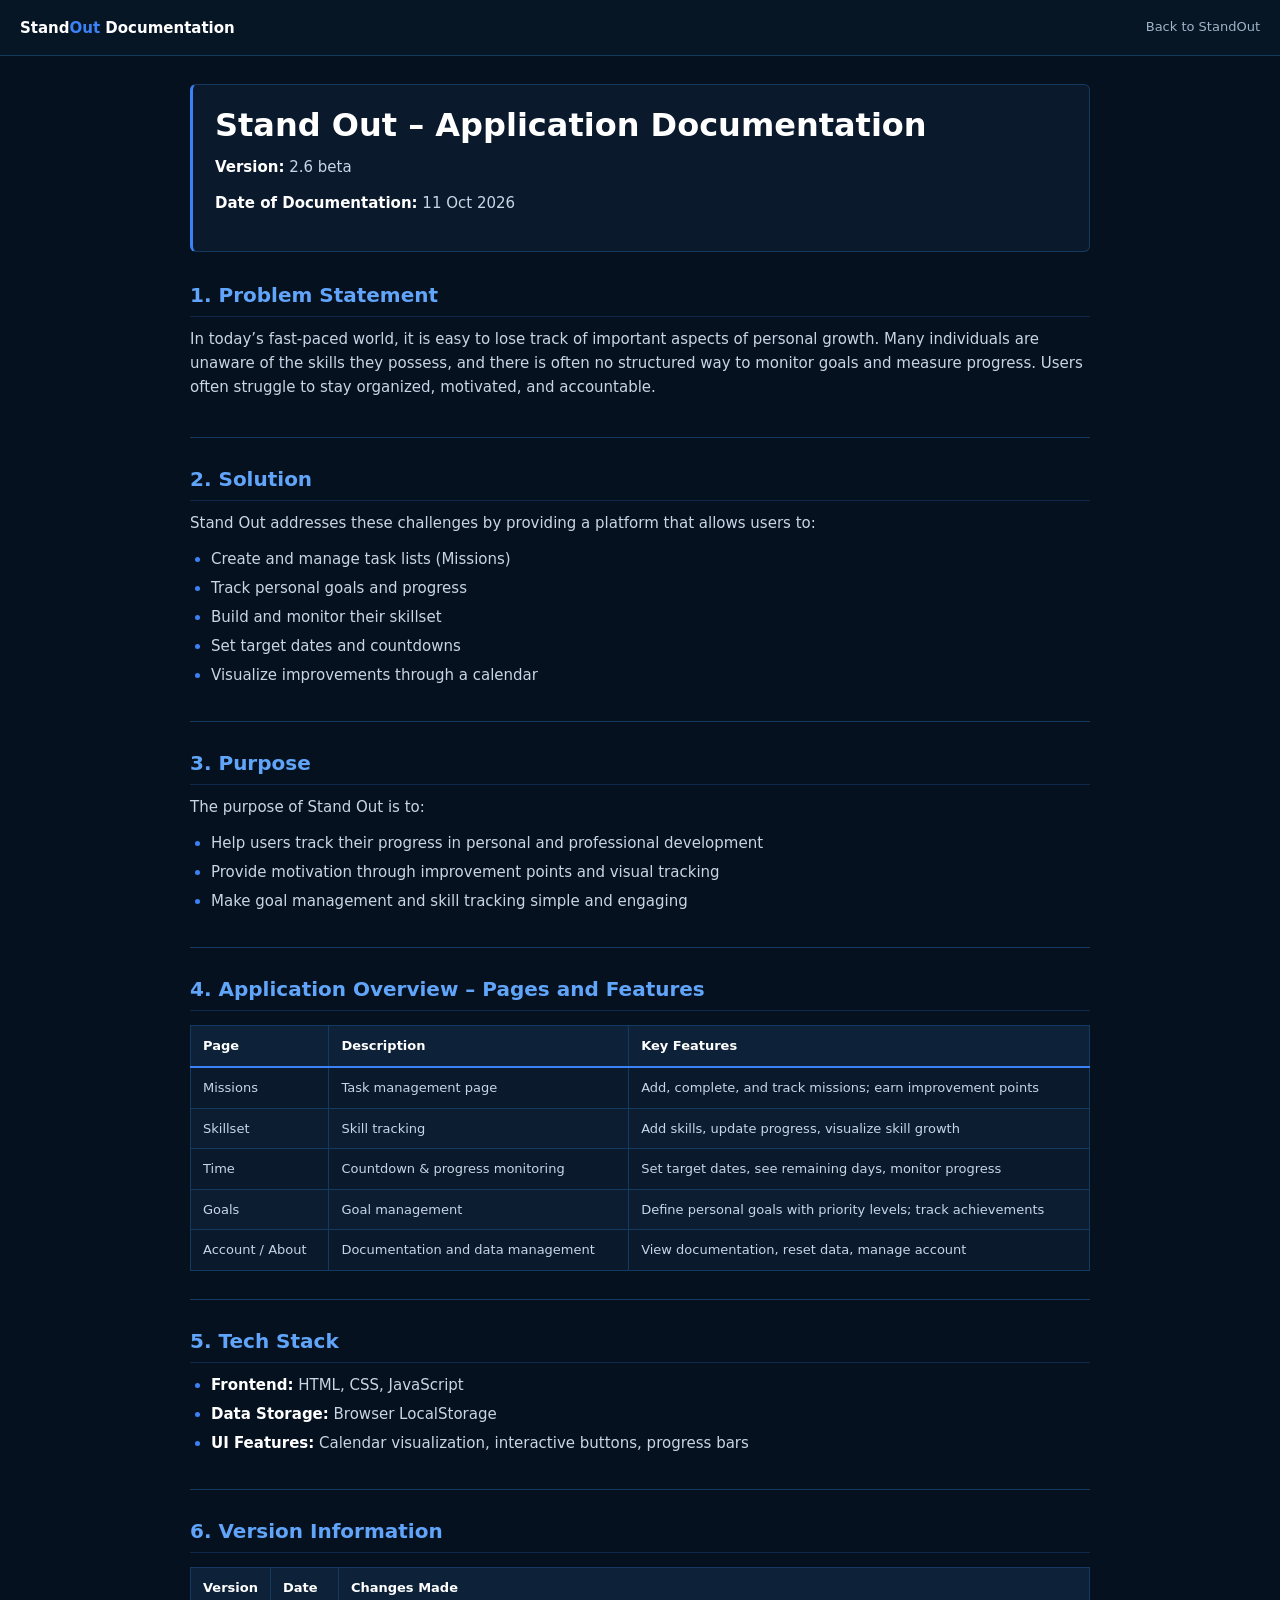
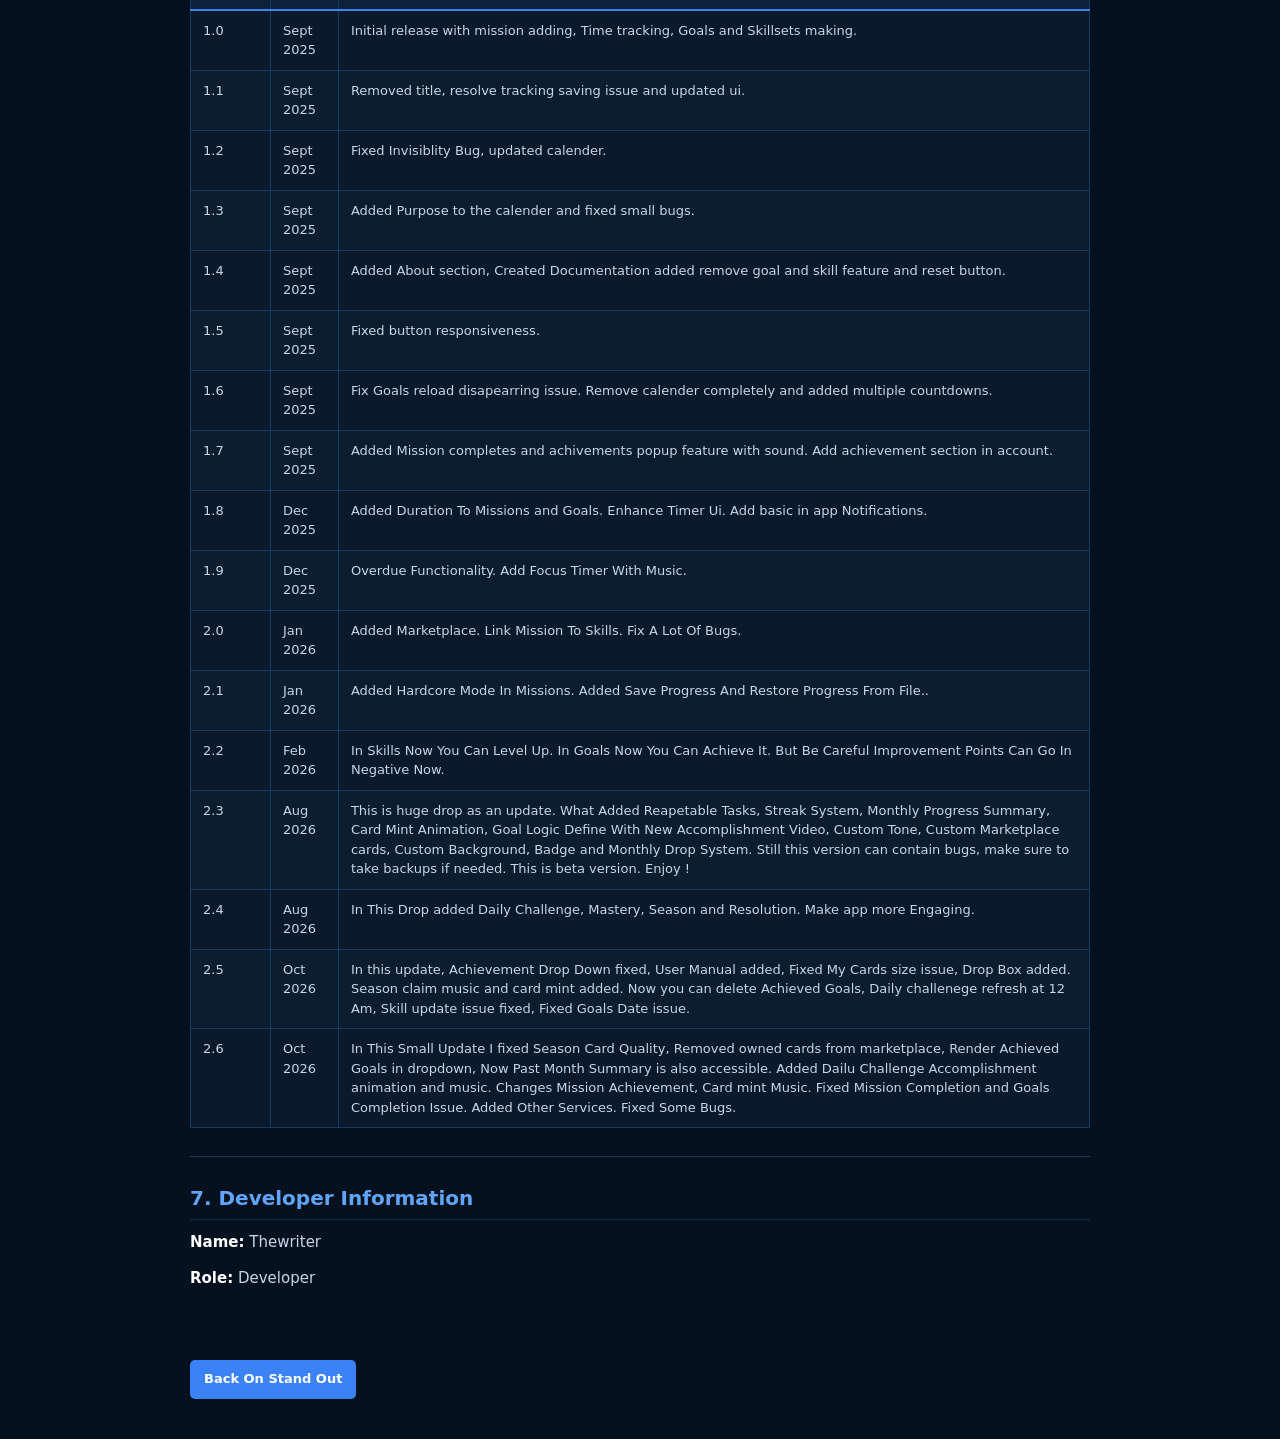
<file: documentation.html>
<!DOCTYPE html>
<html lang="en">

<head>
  <meta charset="UTF-8">
  <meta name="viewport" content="width=device-width, initial-scale=1.0">
  <title>Stand Out Documentation</title>

  <style>
    :root {
      --bg: #06111f;
      --surface: #0a192b;
      --surface-2: #0d2239;
      --border: #153a5f;
      --border-soft: rgba(59, 130, 246, .20);
      --text: #f5f9ff;
      --muted: #9fb4ca;
      --accent: #3b82f6;
      --accent-dark: #2563eb;
      --accent-soft: rgba(59, 130, 246, .10);
      --max-width: 900px;
    }

    * {
      box-sizing: border-box;
    }

    html {
      background: var(--bg);
      scroll-behavior: smooth;
    }

    body {
      margin: 0;
      padding: 0 0 40px;
      min-height: 100vh;
      background: var(--bg);
      color: var(--text);
      font-family: "Segoe UI", system-ui, -apple-system, sans-serif;
      font-size: 15px;
      line-height: 1.6;
    }

    .doc-nav {
      position: sticky;
      top: 0;
      z-index: 100;
      min-height: 56px;
      display: flex;
      align-items: center;
      justify-content: space-between;
      padding: 0 20px;
      background: #071625;
      border-bottom: 1px solid var(--border);
    }

    .doc-brand {
      color: #fff;
      font-size: 15px;
      font-weight: 600;
    }

    .doc-brand span {
      color: var(--accent);
    }

    .doc-nav a {
      color: var(--muted);
      font-size: 13px;
      text-decoration: none;
    }

    .doc-nav a:hover {
      color: #fff;
    }

    main {
      width: min(calc(100% - 32px), var(--max-width));
      margin: 0 auto;
      padding-top: 28px;
    }

    section {
      margin: 0 0 28px;
      padding: 0 0 26px;
      background: transparent;
      border: 0;
      border-bottom: 1px solid var(--border);
      border-radius: 0;
    }

    section:first-child {
      padding: 20px 22px 24px;
      background: var(--surface);
      border: 1px solid var(--border);
      border-left: 3px solid var(--accent);
      border-radius: 6px;
      margin-bottom: 30px;
    }

    section:last-of-type {
      border-bottom: 0;
    }

    h1,
    h2,
    h3,
    h4,
    h5,
    h6 {
      color: #fff;
      line-height: 1.3;
      letter-spacing: 0;
    }

    h1 {
      margin: 0 0 8px;
      font-size: 2rem;
      font-weight: 650;
      color: #fff;
    }

    h2 {
      margin: 0 0 10px;
      padding: 0 0 8px;
      font-size: 1.25rem;
      font-weight: 600;
      color: #60a5fa;
      border-bottom: 1px solid var(--border-soft);
    }

    h3 {
      font-size: 1.05rem;
    }

    p {
      margin: 6px 0 12px;
      color: #c7d6e6;
    }

    strong {
      color: #fff;
      font-weight: 600;
    }

    ul {
      margin: 8px 0;
      padding-left: 21px;
    }

    li {
      margin: 5px 0;
      color: #c7d6e6;
    }

    li::marker {
      color: var(--accent);
    }

    table {
      width: 100%;
      margin: 14px 0 2px;
      border-collapse: collapse;
      background: var(--surface);
      color: #c7d6e6;
      border: 1px solid var(--border);
    }

    th,
    td {
      padding: 10px 12px;
      text-align: left;
      vertical-align: top;
      border-right: 1px solid var(--border);
      border-bottom: 1px solid var(--border);
    }

    th:last-child,
    td:last-child {
      border-right: 0;
    }

    tr:last-child td {
      border-bottom: 0;
    }

    th {
      background: var(--surface-2);
      color: #fff;
      font-size: 13px;
      font-weight: 600;
      border-bottom: 2px solid var(--accent);
    }

    td {
      font-size: 13px;
      line-height: 1.5;
    }

    tr:nth-child(even) td {
      background: rgba(59, 130, 246, .035);
    }

    .button {
      display: inline-flex;
      align-items: center;
      justify-content: center;
      margin-top: 4px;
      padding: 9px 14px;
      background: var(--accent);
      border: 0;
      border-radius: 5px;
      color: #fff;
      font-size: 13px;
      font-weight: 600;
      text-decoration: none;
      cursor: pointer;
    }

    .button:hover {
      background: var(--accent-dark);
    }

    @media (max-width: 600px) {
      .doc-nav {
        padding: 0 14px;
      }

      main {
        width: min(calc(100% - 24px), var(--max-width));
        padding-top: 22px;
      }

      section {
        margin-bottom: 24px;
        padding-bottom: 22px;
      }

      section:first-child {
        padding: 18px 16px 20px;
      }

      h1 {
        font-size: 1.65rem;
      }

      h2 {
        font-size: 1.15rem;
      }

      table,
      thead,
      tbody,
      tr,
      th,
      td {
        display: block;
        width: 100%;
      }

      table {
        border: 0;
        background: transparent;
      }

      thead {
        position: absolute;
        width: 1px;
        height: 1px;
        overflow: hidden;
        clip: rect(0, 0, 0, 0);
      }

      tbody {
        display: block;
      }

      tr {
        margin-bottom: 10px;
        background: var(--surface);
        border: 1px solid var(--border);
      }

      tr:last-child {
        margin-bottom: 0;
      }

      td {
        display: grid;
        grid-template-columns: 88px minmax(0, 1fr);
        gap: 10px;
        padding: 9px 10px;
        border: 0;
        border-bottom: 1px solid var(--border);
        overflow-wrap: anywhere;
      }

      td:last-child {
        border-bottom: 0;
      }

     /* Default: Application Overview table */
table:not(.version-table) td:nth-child(1)::before {
    content: "Page";
    color: #60a5fa;
    font-weight: 600;
}

table:not(.version-table) td:nth-child(2)::before {
    content: "Description";
    color: #60a5fa;
    font-weight: 600;
}

table:not(.version-table) td:nth-child(3)::before {
    content: "Key Features";
    color: #60a5fa;
    font-weight: 600;
}

/* Version Information table */
.version-table td:nth-child(1)::before {
    content: "Version";
    color: #60a5fa;
    font-weight: 600;
}

.version-table td:nth-child(2)::before {
    content: "Date";
    color: #60a5fa;
    font-weight: 600;
}

.version-table td:nth-child(3)::before {
    content: "Changes Made";
    color: #60a5fa;
    font-weight: 600;
}

      .button {
        width: 100%;
      }
    }
  </style>

</head>

<body>
  <nav class="doc-nav">
    <div class="doc-brand">Stand<span>Out</span> Documentation</div>
    <a href="index.html">Back to StandOut</a>
  </nav>
  <main>

    <section>
      <h1>Stand Out – Application Documentation</h1>
      <p><strong>Version:</strong> 2.6 beta</p>
      <p><strong>Date of Documentation:</strong> 11 Oct 2026</p>
    </section>

    <section>
      <h2>1. Problem Statement</h2>
      <p>In today’s fast-paced world, it is easy to lose track of important aspects of personal growth. Many individuals
        are unaware of the skills they possess, and there is often no structured way to monitor goals and measure
        progress. Users often struggle to stay organized, motivated, and accountable.</p>
    </section>

    <section>
      <h2>2. Solution</h2>
      <p>Stand Out addresses these challenges by providing a platform that allows users to:</p>
      <ul>
        <li>Create and manage task lists (Missions)</li>
        <li>Track personal goals and progress</li>
        <li>Build and monitor their skillset</li>
        <li>Set target dates and countdowns</li>
        <li>Visualize improvements through a calendar</li>
      </ul>
    </section>

    <section>
      <h2>3. Purpose</h2>
      <p>The purpose of Stand Out is to:</p>
      <ul>
        <li>Help users track their progress in personal and professional development</li>
        <li>Provide motivation through improvement points and visual tracking</li>
        <li>Make goal management and skill tracking simple and engaging</li>
      </ul>
    </section>

    <section>
      <h2>4. Application Overview – Pages and Features</h2>
      <table>
        <thead>
          <tr>
            <th>Page</th>
            <th>Description</th>
            <th>Key Features</th>
          </tr>
        </thead>
        <tbody>
          <tr>
            <td>Missions</td>
            <td>Task management page</td>
            <td>Add, complete, and track missions; earn improvement points</td>
          </tr>
          <tr>
            <td>Skillset</td>
            <td>Skill tracking</td>
            <td>Add skills, update progress, visualize skill growth</td>
          </tr>
          <tr>
            <td>Time</td>
            <td>Countdown & progress monitoring</td>
            <td>Set target dates, see remaining days, monitor progress</td>
          </tr>
          <tr>
            <td>Goals</td>
            <td>Goal management</td>
            <td>Define personal goals with priority levels; track achievements</td>
          </tr>
          <tr>
            <td>Account / About</td>
            <td>Documentation and data management</td>
            <td>View documentation, reset data, manage account</td>
          </tr>
        </tbody>
      </table>
    </section>

    <section>
      <h2>5. Tech Stack</h2>
      <ul>
        <li><strong>Frontend:</strong> HTML, CSS, JavaScript</li>
        <li><strong>Data Storage:</strong> Browser LocalStorage</li>
        <li><strong>UI Features:</strong> Calendar visualization, interactive buttons, progress bars</li>
      </ul>
    </section>

    <section>
      <h2>6. Version Information</h2>
<table class="version-table">
        <thead>
          <tr>
            <th>Version</th>
            <th>Date</th>
            <th>Changes Made</th>
          </tr>
        </thead>
        <tbody>
          <tr>
            <td>1.0</td>
            <td>Sept 2025</td>
            <td>Initial release with mission adding, Time tracking, Goals and Skillsets making.</td>
          </tr>
          <tr>
            <td>1.1</td>
            <td>Sept 2025</td>
            <td>Removed title, resolve tracking saving issue and updated ui.</td>
          </tr>
          <tr>
            <td>1.2</td>
            <td>Sept 2025</td>
            <td>Fixed Invisiblity Bug, updated calender.</td>
          </tr>
          <tr>
            <td>1.3</td>
            <td>Sept 2025</td>
            <td>Added Purpose to the calender and fixed small bugs.</td>
          </tr>
          <tr>
            <td>1.4</td>
            <td>Sept 2025</td>
            <td>Added About section, Created Documentation added remove goal and skill feature and reset button.</td>
          </tr>
          <tr>
            <td>1.5</td>
            <td>Sept 2025</td>
            <td>Fixed button responsiveness.</td>
          </tr>
          <tr>
            <td>1.6</td>
            <td>Sept 2025</td>
            <td>Fix Goals reload disapearring issue. Remove calender completely and added multiple countdowns.</td>
          </tr>
          <tr>
            <td>1.7</td>
            <td>Sept 2025</td>
            <td>Added Mission completes and achivements popup feature with sound. Add achievement section in account.
            </td>
          </tr>
          <tr>
            <td>1.8</td>
            <td>Dec 2025</td>
            <td>Added Duration To Missions and Goals. Enhance Timer Ui. Add basic in app Notifications.</td>
          </tr>
          <tr>
            <td>1.9</td>
            <td>Dec 2025</td>
            <td>Overdue Functionality. Add Focus Timer With Music.</td>
          </tr>
          <tr>
            <td>2.0</td>
            <td>Jan 2026</td>
            <td>Added Marketplace. Link Mission To Skills. Fix A Lot Of Bugs.</td>
          </tr>
          <tr>
            <td>2.1</td>
            <td>Jan 2026</td>
            <td>Added Hardcore Mode In Missions. Added Save Progress And Restore Progress From File..</td>
          </tr>
          <tr>
            <td>2.2</td>
            <td>Feb 2026</td>
            <td>In Skills Now You Can Level Up. In Goals Now You Can Achieve It. But Be Careful Improvement Points Can
              Go In Negative Now.</td>
          </tr>
          <tr>
            <td>2.3</td>
            <td>Aug 2026</td>
            <td>This is huge drop as an update. What Added Reapetable Tasks, Streak System, Monthly Progress Summary,
              Card Mint Animation, Goal Logic Define With New Accomplishment Video, Custom Tone, Custom Marketplace
              cards, Custom Background, Badge and Monthly Drop System. Still this version can contain bugs, make sure to
              take backups if needed. This is beta version. Enjoy !</td>
          </tr>
          <td>2.4</td>
          <td>Aug 2026</td>
          <td>In This Drop added Daily Challenge, Mastery, Season and Resolution. Make app more Engaging.</tr>
          <td>2.5</td>
          <td>Oct 2026</td>
          <td>In this update, Achievement Drop Down fixed, User Manual added, Fixed My Cards size issue, Drop Box added.
            Season claim music and card mint added. Now you can delete Achieved Goals, Daily challenege refresh at 12
            Am, Skill update issue fixed, Fixed Goals Date issue.</tr>
         <td>2.6</td>
          <td>Oct 2026</td>
          <td>In This Small Update I fixed Season Card Quality, Removed owned cards from marketplace, Render Achieved Goals in dropdown, Now Past Month Summary is also accessible. Added Dailu Challenge Accomplishment animation and music. Changes Mission Achievement, Card mint Music. Fixed Mission Completion and Goals Completion Issue. Added Other Services. Fixed Some Bugs.</tr>
        </tbody>
      </table>
    </section>

    <section>
      <h2>7. Developer Information</h2>
      <p><strong>Name:</strong> Thewriter</p>
      <p><strong>Role:</strong> Developer</p>
    </section>
    <a class="button" href="index.html">Back On Stand Out</a>
  </main>
</body>

</html>
</file>
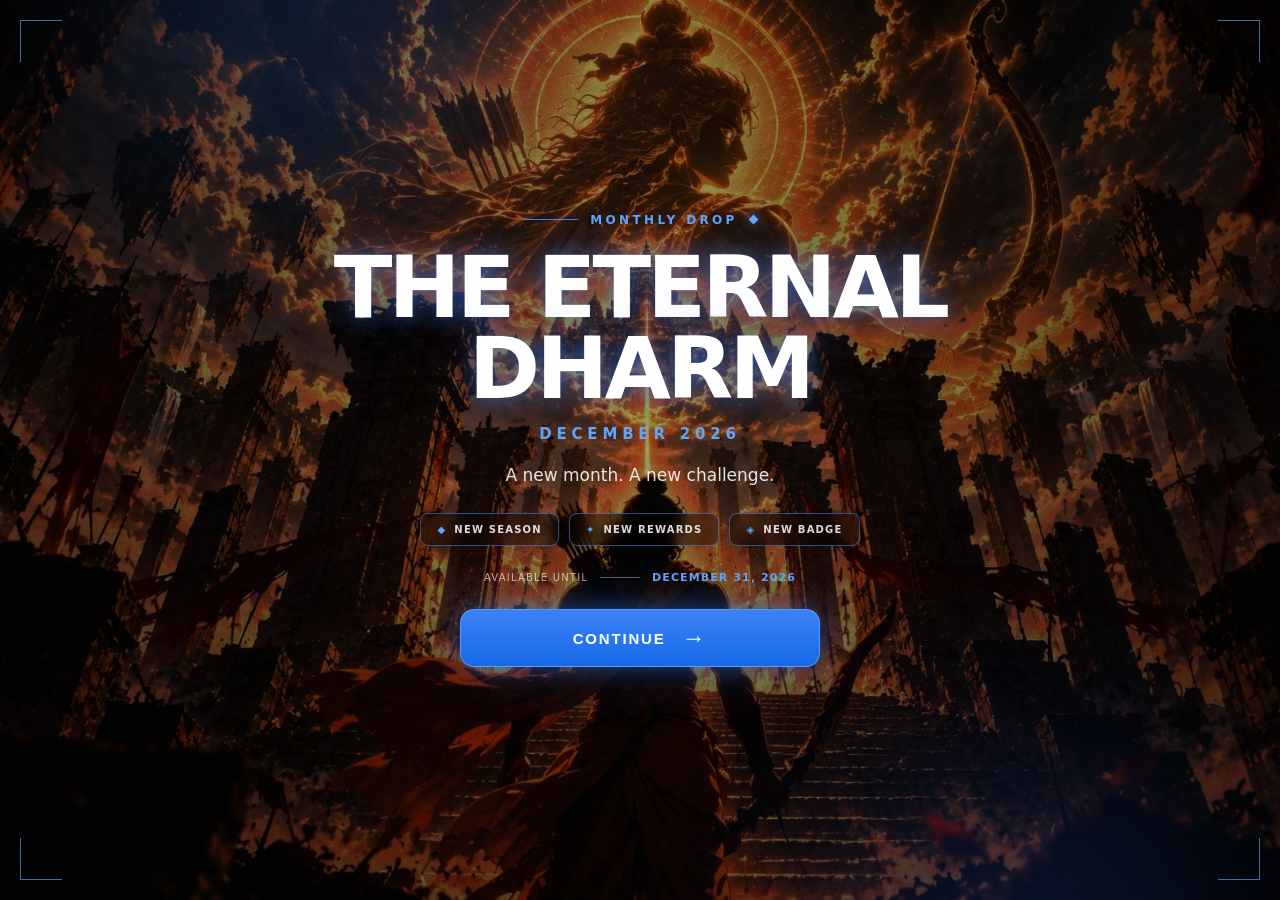
<file: drop-info.html>
<!DOCTYPE html>
<html lang="en">
<head>
    <meta charset="UTF-8">
    <meta name="viewport" content="width=device-width, initial-scale=1.0">

    <meta name="theme-color" content="#05070A">

    <title>Monthly Drop — Stand Out</title>

    <!-- Existing StandOut theme -->
    <link rel="stylesheet" href="CSS/base.css">
    <link rel="stylesheet" href="CSS/buttons.css">

    <!-- Drop page -->
    <link rel="stylesheet" href="CSS/drop-info.css">
</head>

<body class="drop-page">

    <main class="drop-screen">

        <!-- =================================================
             CINEMATIC BACKGROUND
        ================================================== -->

        <div class="drop-background"></div>
        <div class="drop-overlay"></div>

        <!-- Ambient glow -->
        <div class="drop-glow drop-glow-one"></div>
        <div class="drop-glow drop-glow-two"></div>


        <!-- =================================================
             CONTENT
        ================================================== -->

        <section class="drop-content">

            <!-- TOP LABEL -->

            <div class="drop-label">

                <span class="drop-line"></span>

                <span class="drop-label-text">
                    MONTHLY DROP
                </span>

                <span class="drop-diamond"></span>

            </div>


            <!-- DROP TITLE -->

            <div class="drop-title-area">

                <h1 id="dropName">
                    THE CURSED ERA
                </h1>

                <p id="dropMonth" class="drop-month">
                    OCTOBER 2026
                </p>

            </div>


            <!-- DESCRIPTION -->

            <p id="dropDescription" class="drop-description">
                A new month. A new challenge.
            </p>


            <!-- =================================================
                 DROP CONTENT TAGS
            ================================================== -->

            <div class="drop-tags">

                <div class="drop-tag">
                    <span class="tag-symbol">◆</span>
                    <span>NEW SEASON</span>
                </div>

                <div class="drop-tag">
                    <span class="tag-symbol">✦</span>
                    <span>NEW REWARDS</span>
                </div>

                <div class="drop-tag">
                    <span class="tag-symbol">◈</span>
                    <span>NEW BADGE</span>
                </div>

            </div>


            <!-- =================================================
                 EXPIRY
            ================================================== -->

            <div class="drop-expiry">

                <span class="expiry-label">
                    AVAILABLE UNTIL
                </span>

                <span class="expiry-line"></span>

                <strong id="dropExpiry">
                    OCTOBER 31, 2026
                </strong>

            </div>


            <!-- =================================================
                 CONTINUE
            ================================================== -->

            <button
                id="dropContinue"
                class="drop-continue"
                type="button"
            >

                <span>
                    CONTINUE
                </span>

                <span class="continue-arrow">
                    →
                </span>

            </button>

        </section>


        <!-- =================================================
             DECORATIVE ELEMENTS
        ================================================== -->

        <div class="drop-corner corner-top-left"></div>
        <div class="drop-corner corner-top-right"></div>
        <div class="drop-corner corner-bottom-left"></div>
        <div class="drop-corner corner-bottom-right"></div>

    </main>


    <!-- Existing Drop JavaScript -->
    <script src="JS/drop-info.js"></script>

</body>
</html>
</file>
<file: CSS/base.css>
/* =========================================================
   BASE RESET & BODY
========================================================= */

html {
    background: #000000;
}

body {
    background: #000000;
    margin: 0;
}

* {
  box-sizing: border-box;
}

html,
body {
  height: 100%;
  margin: 0;
  font-family: "Segoe UI", system-ui, sans-serif;
  background: #000000;
  color: #ffffff;
  overflow-y: auto;
  overscroll-behavior: contain;
}

/* Disable mobile tap highlight */
* {
  -webkit-tap-highlight-color: transparent;
}

/* Remove focus outline globally (you already rely on visual cues) */
*:focus {
  outline: none;
  box-shadow: none;
}

/* =========================================================
   HEADER
========================================================= */

header {
  text-align: center;
  padding: 2rem;
  background: #001f3f;
}

header h1 {
  margin: 0;
  font-size: 2.5rem;
  color: #3b82f6;
}

/* =========================================================
   TOP NAVBAR — PREMIUM
========================================================= */

.top-navbar {

    position: fixed;

    top: 0;
    left: 0;

    width: 100%;

    height: 60px;

    padding:
        0 16px;

    padding-top:
        env(safe-area-inset-top);

    display: flex;

    align-items: center;

    justify-content: space-between;

    gap: 14px;

    box-sizing: border-box;

    background:
        rgba(8, 11, 17, 0.88);

    border-bottom:
        1px solid rgba(255, 255, 255, 0.055);

    backdrop-filter:
        blur(18px)
        saturate(140%);

    -webkit-backdrop-filter:
        blur(18px)
        saturate(140%);

    z-index: 9999;

    isolation: isolate;

}


/* =========================================================
   LEFT SIDE
========================================================= */

.nav-left {

    display: flex;

    align-items: center;

    min-width: 0;

    font-size: 1.25rem;

    font-weight: 700;

    letter-spacing: -0.035em;

    color: #f5f7fb;

    white-space: nowrap;

    user-select: none;

}


/* Accent only the important part if applicable */

.nav-left span {

    color:
        #3b82f6;

}


/* =========================================================
   RIGHT SIDE
========================================================= */

.nav-right {

    display: flex;

    align-items: center;

    justify-content: flex-end;

    gap: 0px;

    flex-shrink: 0;

}


/* =========================================================
   PROFILE / NAV IMAGE
========================================================= */

.nav-right .nav-img {

    width: 30px;

    height: 30px;

    flex: 0 0 40px;

    display: block;

    border-radius: 50%;

    object-fit: cover;

    border:
        1px solid rgba(255, 255, 255, 0.10);

    box-shadow:
        0 0 0 3px rgba(59, 130, 246, 0.045);

    background:
        rgba(255, 255, 255, 0.04);

    cursor: pointer;

    transition:
        transform 180ms ease,
        border-color 180ms ease,
        box-shadow 180ms ease;

}


/* =========================================================
   PROFILE PRESS EFFECT
========================================================= */

.nav-right .nav-img:active {

    transform:
        scale(0.93);

    box-shadow:
        0 0 0 3px rgba(59, 130, 246, 0.10);

}


/* =========================================================
   OPTIONAL NAV BUTTONS
========================================================= */

.nav-right button {

    width: 40px;

    height: 40px;

    display: flex;

    align-items: center;

    justify-content: center;

    padding: 0;

    border: 0;

    border-radius: 12px;

    background:
        transparent;

    color:
        rgba(245, 247, 251, 0.65);

    cursor: pointer;

    -webkit-tap-highlight-color:
        transparent;

    transition:
        background 180ms ease,
        color 180ms ease,
        transform 180ms ease;

}


.nav-right button:hover {

    background:
        rgba(255, 255, 255, 0.045);

    color:
        #f5f7fb;

}


.nav-right button:active {

    transform:
        scale(0.93);

    background:
        rgba(59, 130, 246, 0.08);

}


/* =========================================================
   MOBILE
========================================================= */

@media (max-width: 480px) {

    .top-navbar {

        height: 58px;

        padding-left: 14px;

        padding-right: 14px;

    }

    .nav-left {

        font-size: 1.15rem;

    }

    .nav-right .nav-img {

        width: 38px;

        height: 38px;

        flex-basis: 38px;

    }
   .nav-right {
      gap: 0px;
   }

}


/* =========================================================
   REDUCE MOTION
========================================================= */

@media (prefers-reduced-motion: reduce) {

    .nav-right .nav-img,
    .nav-right button {

        transition: none;

    }

}

/* =========================================================
   BOTTOM NAVIGATION — PREMIUM
========================================================= */

.bottom-nav {

    position: fixed;

    left: 0;
    bottom: 0;

    width: 100%;

    height: 62px;

    padding:
        0 8px
        env(safe-area-inset-bottom);

    display: flex;

    align-items: center;

    justify-content: space-evenly;

    box-sizing: border-box;

    background:
        rgba(8, 11, 17, 0.92);

    border-top:
        1px solid rgba(255, 255, 255, 0.055);

    backdrop-filter:
        blur(20px)
        saturate(140%);

    -webkit-backdrop-filter:
        blur(20px)
        saturate(140%);

    z-index: 9998;

    isolation: isolate;

}


/* =========================================================
   NAV BUTTON
========================================================= */

.bottom-nav button {

    position: relative;

    flex: 1;

    height: 48px;

    max-width: 90px;

    margin: 0 3px;

    display: flex;

    flex-direction: column;

    align-items: center;

    justify-content: center;

    gap: 4px;

    padding: 0;

    background: transparent;

    border: 0;

    border-radius: 14px;

    color:
        rgba(245, 247, 251, 0.38);

    font-size: 10px;

    font-weight: 500;

    letter-spacing: .01em;

    cursor: pointer;

    -webkit-tap-highlight-color: transparent;

    transition:
        color 180ms ease,
        background 180ms ease,
        transform 180ms ease;

}


/* =========================================================
   ICON
========================================================= */

.bottom-nav button i,
.bottom-nav button svg {

    font-size: 18px;

    width: 20px;

    height: 20px;

    display: flex;

    align-items: center;

    justify-content: center;

    transition:
        transform 180ms ease;

}


/* =========================================================
   ACTIVE
========================================================= */

.bottom-nav button.active {

    color:
        #3b82f6;

    font-weight: 600;

    background:
        rgba(59, 130, 246, 0.065);

}


/* Active indicator */

.bottom-nav button.active::before {

    content: "";

    position: absolute;

    top: 3px;

    left: 50%;

    width: 18px;

    height: 2px;

    border-radius: 999px;

    background:
        #3b82f6;

    transform:
        translateX(-50%);

}


/* =========================================================
   ACTIVE ICON
========================================================= */

.bottom-nav button.active i,
.bottom-nav button.active svg {

    transform:
        translateY(-1px);

}


/* =========================================================
   HOVER
========================================================= */

.bottom-nav button:hover {

    color:
        rgba(245, 247, 251, 0.75);

    background:
        rgba(255, 255, 255, 0.035);

    transform:
        translateY(-1px);

}


/* =========================================================
   PRESS
========================================================= */

.bottom-nav button:active {

    transform:
        scale(0.94);

}


/* =========================================================
   MOBILE
========================================================= */

@media (max-width: 480px) {

    .bottom-nav {

        height: 60px;

        padding-left: 5px;

        padding-right: 5px;

    }

    .bottom-nav button {

        max-width: 78px;

        height: 46px;

        border-radius: 13px;

        font-size: 9px;

    }

    .bottom-nav button i,
    .bottom-nav button svg {

        font-size: 17px;

    }

}


/* =========================================================
   REDUCE MOTION
========================================================= */

@media (prefers-reduced-motion: reduce) {

    .bottom-nav button,
    .bottom-nav button i,
    .bottom-nav button svg {

        transition: none;

    }

}

/* =========================================================
   PAGE SECTIONS
========================================================= */

section {
  display: none;

  padding: 1rem 1rem 120px;
  margin-top: 60px;
  margin-bottom: 120px;

  opacity: 0;
  transform: translateY(20px);

  transition: opacity 0.4s ease, transform 0.4s ease;
}

section.active {
  display: block;
  opacity: 1;
  transform: translateY(0);
}

.hidden {
  display: none !important;
}

/* Special account section behavior */
#account {
  height: auto !important;
  overflow-y: auto !important;
  padding-bottom: 80px !important;
}

/* =========================================================
   FLOATING ACTION BUTTONS (POSITION ONLY)
========================================================= */

.plus-btn {
  position: fixed;
  bottom: 4.5rem;
  right: 1rem;
  z-index: 100;
}

.plus-btn2 {
  position: sticky;
  bottom: 0;
}

/* =========================================================
   RESPONSIVE FIXES
========================================================= */

@media (max-width: 450px) {
  .bottom-nav {
    bottom: 0;
  }

  .plus-btn {
    bottom: 6.8rem;
  }
    }

/* =========================================================
   SECTION VISIBILITY (FIX)
========================================================= */

section {
    display: none;
}

section.active {
    display: block !important;
}

/* =========================================================
   CUSTOM APP BACKGROUND
========================================================= */

body {
    position: relative;
    background: #0a0a0a;
}

body::before {
    content: "";
    position: fixed;
    inset: 0;

    background-image:
        var(--custom-background);

    background-size: cover;
    background-position: center;
    background-repeat: no-repeat;

    z-index: -2;
    pointer-events: none;
}

html,
body {
    position: relative;
    min-height: 100%;
}

/* body::before {
    content: "";
    position: fixed;
    inset: 0;

    background-image:
        var(--custom-background);

    background-size: cover;
    background-position: center;
    background-repeat: no-repeat;

    z-index: -1;
    pointer-events: none;
} */

/* =========================================================
   CUSTOM BACKGROUND
========================================================= */

#customBackgroundLayer {
    position: fixed;
    inset: 0;

    width: 100%;
    height: 100%;

    background-size: cover;
    background-position: center;
    background-repeat: no-repeat;

    pointer-events: none;

    z-index: 0;

    opacity: var(--background-opacity, 1);

    filter: blur(var(--background-blur, 0px));

    transform: scale(1.02);

    transition:
        opacity 0.25s ease,
        filter 0.25s ease;
}


#customBackgroundOverlay {
    position: absolute;
    inset: 0;

    width: 100%;
    height: 100%;

    background: #000000;

    opacity: var(--background-overlay, 0.35);

    pointer-events: none;

    z-index: 1;

    transition:
        opacity 0.25s ease;
}

/* =========================================================
   CUSTOM BACKGROUND
========================================================= */

.account-setting-card {
    width: 100%;
    margin-top: 16px;

    padding: 18px;

    background: #111827;

    border: 1px solid rgba(255, 255, 255, 0.06);
    border-radius: 14px;

    box-sizing: border-box;
}


/* =========================================================
   HEADER
========================================================= */

.account-setting-header {
    display: flex;
    align-items: flex-start;
    justify-content: space-between;

    gap: 12px;
}


.account-setting-header h3 {
    margin: 0;

    color: #ffffff;

    font-size: 15px;
    font-weight: 600;

    line-height: 1.3;
}


.account-setting-header p {
    margin: 5px 0 0;

    color: #9ca3af;

    font-size: 12px;
    line-height: 1.45;
}


/* =========================================================
   ACTIONS
========================================================= */

.background-actions {
    display: flex;
    gap: 8px;

    margin-top: 16px;
}


.background-action-btn {
    min-height: 38px;

    padding: 0 14px;

    display: inline-flex;
    align-items: center;
    justify-content: center;

    border: 1px solid #2d3748;
    border-radius: 9px;

    background: #1f2937;
    color: #ffffff;

    font-family: inherit;
    font-size: 12px;
    font-weight: 600;

    cursor: pointer;

    transition:
        background-color 0.15s ease,
        border-color 0.15s ease,
        transform 0.1s ease;
}


.background-action-btn:hover {
    background: #273449;
    border-color: #3b82f6;
}


.background-action-btn:active {
    transform: scale(0.97);
}


/* Remove button */

.background-action-btn.secondary {
    background: transparent;
    color: #9ca3af;
    border-color: #2d3748;
}


.background-action-btn.secondary:hover {
    background: #1f2937;
    color: #ffffff;
    border-color: #4b5563;
}


/* =========================================================
   BACKGROUND CONTROLS
========================================================= */

.background-controls {
    display: flex;
    flex-direction: column;

    margin-top: 18px;

    border-top: 1px solid rgba(255, 255, 255, 0.06);
}


.background-control {
    padding: 14px 0;

    border-bottom: 1px solid rgba(255, 255, 255, 0.06);
}


.background-control:last-child {
    border-bottom: none;
    padding-bottom: 2px;
}


/* =========================================================
   CONTROL HEADER
========================================================= */

.background-control-header {
    display: flex;
    align-items: center;
    justify-content: space-between;

    margin-bottom: 10px;
}


.background-control-header span:first-child {
    color: #d1d5db;

    font-size: 12px;
    font-weight: 500;
}


.background-control-header span:last-child {
    color: #3b82f6;

    font-size: 11px;
    font-weight: 600;
}


/* =========================================================
   RANGE SLIDER
========================================================= */

.background-control input[type="range"] {
    width: 100%;
    height: 4px;

    margin: 0;

    appearance: none;
    -webkit-appearance: none;

    background: #374151;

    border-radius: 999px;

    outline: none;

    cursor: pointer;
}


/* Chrome / Edge / Safari */

.background-control input[type="range"]::-webkit-slider-thumb {
    appearance: none;
    -webkit-appearance: none;

    width: 16px;
    height: 16px;

    border-radius: 50%;

    background: #3b82f6;

    border: 2px solid #111827;

    box-shadow: 0 0 0 1px rgba(59, 130, 246, 0.25);

    cursor: pointer;
}


/* Firefox */

.background-control input[type="range"]::-moz-range-thumb {
    width: 16px;
    height: 16px;

    border-radius: 50%;

    background: #3b82f6;

    border: 2px solid #111827;

    cursor: pointer;
}


/* =========================================================
   MOBILE
========================================================= */

@media (max-width: 480px) {

    .account-setting-card {
        padding: 16px;
        border-radius: 13px;
    }


    .background-actions {
        flex-direction: column;
    }


    .background-action-btn {
        width: 100%;
    }

}

/* OUR OTHER SERVICES */
.other-services-section {
    margin: 22px 0;
}

.other-services-section h3 {
    margin: 0 0 12px;
    font-size: 16px;
    font-weight: 650;
}

.other-services-grid {
    display: flex;
    flex-wrap: wrap;
    gap: 8px;
}

.other-service-btn {
    display: inline-flex;
    align-items: center;
    gap: 8px;
    padding: 9px 11px;
    border: 1px solid var(--border-color, rgba(128, 128, 128, 0.2));
    border-radius: 10px;
    background: var(--card-bg, rgba(128, 128, 128, 0.06));
    color: var(--text-color, inherit);
    text-decoration: none;
    font-size: 12px;
    font-weight: 500;
    transition: background 0.2s ease, border-color 0.2s ease;
}

.other-service-btn > i:first-child {
    color: #3B82F6;
    font-size: 13px;
}

.other-service-btn .external-icon {
    font-size: 9px;
    opacity: 0.5;
}

.other-service-btn:hover {
    background: rgba(59, 130, 246, 0.08);
    border-color: #3B82F6;
}

.other-service-btn:active {
    transform: scale(0.98);
}

.other-service-btn:focus-visible {
    outline: 2px solid #3B82F6;
    outline-offset: 3px;
}
</file>
<file: CSS/buttons.css>
/* =========================================================
   BUTTONS (GLOBAL)
========================================================= */

/* Floating + Add Buttons */
.plus-btn {
  position: fixed;
  bottom: 4.5rem;
  right: 1rem;
  z-index: 100;
  padding: 0.6rem 1.2rem;
  background: #3B82F6;
  border: none;
  border-radius: 6px;
  color: white;
  cursor: pointer;
  transition: background 0.3s ease, transform 0.2s ease;
}

.plus-btn:hover {
  background: #2563EB;
  transform: scale(1.05);
}

.plus-btn2 {
  position: sticky;
  bottom: 0px;
  margin-top: 1rem;
  padding: 0.6rem 1.2rem;
  background: #3B82F6;
  border: none;
  border-radius: 6px;
  color: white;
  cursor: pointer;
  transition: background 0.3s ease, transform 0.2s ease;
}

/* =========================================================
   ACTION BUTTONS
========================================================= */

.complete-btn {
  background: transparent;
  border: none;
  color: #3B82F6;
  font-size: 1.5rem;
  cursor: pointer;
  transition: transform 0.2s ease;
}

.complete-btn:hover {
  transform: scale(1.2);
  color: #2563EB;
}

.remove-btn,
.remove-btn2 {
  background: transparent;
  border: none;
  color: #e63946;
  font-size: 1rem;
  cursor: pointer;
  transition: transform 0.2s ease;
  margin-right: 1rem;
}

.remove-btn:hover,
.remove-btn2:hover {
  transform: scale(1.2);
  color: #f87171;
}

.danger-btn {
  background: #e63946;
  color: white;
  padding: 10px 15px;
  border: none;
  border-radius: 8px;
  cursor: pointer;
  transition: background 0.3s;
}

.danger-btn:hover {
  background: #d62828;
}

/* =========================================================
   MARKETPLACE BUTTONS
========================================================= */

.buy-btn {
  width: 100%;
  padding: 6px;
  background: #111827;
  border: 1px solid #3B82F6;
  color: #3B82F6;
  border-radius: 8px;
  font-size: 12px;
  cursor: pointer;
}

.buy-btn:hover {
  background: #3B82F6;
  color: #000;
}

/* Locked cards */
.flex-card.locked .buy-btn {
  opacity: 0.5;
  cursor: not-allowed;
}

/* Owned cards */
.flex-card.owned .buy-btn {
  background: transparent;
  border: none;
  color: #22c55e;
  cursor: default;
}

/* =========================================================
   MODAL BUTTONS
========================================================= */

.modal-content button,
.alert-content button,
.confirm-content button {
  padding: 0.6rem 1rem;
  border: none;
  border-radius: 6px;
  background: #3B82F6;
  color: white;
  cursor: pointer;
  margin-right: 0.5rem;
}

/* =========================================================
   CHEAT MODAL BUTTONS
========================================================= */

.cheat-confirm {
  flex: 1;
  background: #3B82F6;
  color: white;
  border: none;
  padding: 0.6rem;
  border-radius: 6px;
  font-weight: 600;
  cursor: pointer;
  transition: background 0.2s;
}

.cheat-confirm:hover {
  background: #2563EB;
}

.cheat-cancel {
  flex: 1;
  background: #1f2937;
  color: #9ca3af;
  border: none;
  padding: 0.6rem;
  border-radius: 6px;
  cursor: pointer;
}

/* =========================================================
   NOTIFICATION DRAWER BUTTON
========================================================= */

#notificationDrawer button {
  width: 100%;
  padding: 10px;
  background: #ef4444;
  color: white;
  border: none;
  border-radius: 8px;
  margin-bottom: 15px;
  font-size: 14px;
  cursor: pointer;
  transition: background 0.2s ease;
}

#notificationDrawer button:hover {
  background: #dc2626;
}

.cheat-btn {
  margin-top: 12px;
  padding: 5px;
  font-weight: bold;
   border-radius: 6px;
   background-color: #16a34a;
   color: white;
   outline: none;
   border:none;
}

.cheat-input {
   outline: none;
   border: none;
   focus: none;
}

.achieve-btn {
    background: #16a34a;
    color: white;
    border: none;
    padding: 4px 10px;
    border-radius: 6px;
    cursor: pointer;
}

.achieve-btn:disabled {
    background: gray;
    cursor: default;
}

/* Achieved Goal Premium Look */
.goal-achieved {
    border: 2px solid gold;
    background: linear-gradient(145deg, #1f1f1f, #000);
    border-radius: 12px;
    padding: 10px;
    position: relative;
    /* animation: celebrateScale 0.4s ease-out; */
    box-shadow: 0 0 5px gold;
}

/* Achievement Badge */
.achieved-badge {
    margin-top: 10px;
    padding: 6px 10px;
    background: gold;
    color: black;
    font-weight: bold;
    font-size: 13px;
    border-radius: 6px;
    display: inline-block;
    /* animation: badgeDrop 0.3s ease-out; */
}

/* Button fix */
.achieve-btn:disabled {
    background: #10b981;
    color: white;
}

/* Animations */
@keyframes celebrateScale {
    0% { transform: scale(0.85); }
    100% { transform: scale(1); }
}

@keyframes badgeDrop {
    0% { transform: translateY(-10px); opacity: 0; }
    100% { transform: translateY(0); opacity: 1; }
}

.confetti {
    position: fixed;
    top: -10px;
    border-radius: 2px;
    animation: confettiFall linear;
}

@keyframes confettiFall {
    0% { transform: translateY(0) rotate(0); opacity:1; }
    100% { transform: translateY(120vh) rotate(360deg); opacity:0; }
}

.skill-level {
    display: inline-block;
    background: #3b82f6;
    color: white;
    padding: 4px 12px;
    font-size: 12px;
    border-radius: 14px;
    font-weight: 700;
    margin-left: 8px;
    box-shadow: 0 0 0px rgba(59,130,246,0.5);
}
</file>
<file: CSS/drop-info.css>
/* =========================================================
   STAND OUT — MONTHLY DROP
   CINEMATIC FULLSCREEN EVENT
========================================================= */

/* =========================================================
   RESET
========================================================= */

html,
body {
    width: 100%;
    height: 100%;
    margin: 0;
    padding: 0;

    overflow: hidden !important;
}

body.drop-page {
    width: 100vw;
    height: 100dvh;

    background: #05070A !important;
    color: #ffffff;

    overflow: hidden !important;
}


/* =========================================================
   MAIN SCREEN
========================================================= */

.drop-screen {
    position: fixed;

    inset: 0;

    width: 100vw;
    height: 100dvh;

    overflow: hidden;

    display: flex;
    align-items: center;
    justify-content: center;

    isolation: isolate;

    background: #05070A;
}


/* =========================================================
   BANNER
========================================================= */

.drop-background {
    position: absolute;

    inset: 0;

    width: 100%;
    height: 100%;

    background-image: url("../assets/drop-banner.jpeg");
    background-repeat: no-repeat;
    background-position: center;
    background-size: cover;

    z-index: -3;
}


/* =========================================================
   DARK OVERLAY
========================================================= */

.drop-overlay {
    position: absolute;

    inset: 0;

    width: 100%;
    height: 100%;

    background:
        linear-gradient(
            90deg,
            rgba(0, 0, 0, .55),
            rgba(0, 0, 0, .15),
            rgba(0, 0, 0, .55)
        ),
        linear-gradient(
            180deg,
            rgba(0, 0, 0, .20),
            rgba(0, 0, 0, .10),
            rgba(0, 0, 0, .45)
        );

    z-index: -2;
}


/* =========================================================
   AMBIENT GLOW
========================================================= */

.drop-glow {
    position: absolute;

    width: 400px;
    height: 400px;

    border-radius: 50%;

    pointer-events: none;

    filter: blur(100px);

    opacity: .18;

    z-index: -1;
}

.drop-glow-one {
    top: -200px;
    left: 10%;

    background: #3B82F6;
}

.drop-glow-two {
    right: 5%;
    bottom: -250px;

    background: #2563EB;
}


/* =========================================================
   CONTENT
========================================================= */

.drop-content {
    position: relative;

    z-index: 10;

    width: min(900px, 90vw);
    max-height: 100%;

    box-sizing: border-box;

    padding: 30px;

    display: flex;
    flex-direction: column;

    align-items: center;
    justify-content: center;

    text-align: center;

    color: #ffffff;

    visibility: visible;
    opacity: 1;
}


/* =========================================================
   LABEL
========================================================= */

.drop-label {
    display: flex;

    align-items: center;
    justify-content: center;

    gap: 12px;

    margin-bottom: 20px;

    visibility: visible;
    opacity: 1;
}

.drop-label-text {
    display: inline-block;

    color: #60A5FA !important;

    font-size: 12px;
    font-weight: 800;

    letter-spacing: .28em;

    visibility: visible !important;
    opacity: 1 !important;
}

.drop-line {
    display: block;

    width: 55px;
    height: 1px;

    background: #3B82F6;
}

.drop-diamond {
    display: block;

    width: 7px;
    height: 7px;

    background: #60A5FA;

    transform: rotate(45deg);

    box-shadow:
        0 0 12px rgba(59,130,246,.9);
}


/* =========================================================
   TITLE
========================================================= */

.drop-title-area {
    display: block;

    visibility: visible;
    opacity: 1;

    text-align: center;
}

.drop-title-area h1 {
    display: block;

    margin: 0;

    color: #ffffff !important;

    font-size: clamp(42px, 8vw, 86px);
    font-weight: 900;

    line-height: .95;

    letter-spacing: -.045em;

    text-shadow:
        0 0 20px rgba(59,130,246,.55),
        0 0 55px rgba(59,130,246,.25);

    visibility: visible !important;
    opacity: 1 !important;
}

.drop-month {
    display: block;

    margin: 15px 0 0;

    color: #60A5FA !important;

    font-size: 15px;
    font-weight: 800;

    letter-spacing: .32em;

    visibility: visible !important;
    opacity: 1 !important;
}


/* =========================================================
   DESCRIPTION
========================================================= */

.drop-description {
    display: block;

    max-width: 600px;

    margin: 20px 0 25px;

    color: rgba(255,255,255,.88) !important;

    font-size: 17px;
    line-height: 1.5;

    visibility: visible !important;
    opacity: 1 !important;
}


/* =========================================================
   TAGS
========================================================= */

.drop-tags {
    display: flex;

    align-items: center;
    justify-content: center;

    gap: 10px;

    flex-wrap: wrap;

    margin-bottom: 25px;

    visibility: visible !important;
    opacity: 1 !important;
}

.drop-tag {
    display: flex;

    align-items: center;
    justify-content: center;

    gap: 8px;

    padding: 10px 16px;

    border: 1px solid rgba(96,165,250,.45);

    border-radius: 8px;

    background: rgba(0,0,0,.38);

    backdrop-filter: blur(8px);

    color: rgba(255,255,255,.85) !important;

    font-size: 10px;
    font-weight: 800;

    letter-spacing: .12em;

    visibility: visible !important;
    opacity: 1 !important;
}

.tag-symbol {
    color: #60A5FA !important;
}


/* =========================================================
   EXPIRY
========================================================= */

.drop-expiry {
    display: flex;

    align-items: center;
    justify-content: center;

    gap: 12px;

    margin-bottom: 25px;

    color: rgba(255,255,255,.65) !important;

    font-size: 10px;

    letter-spacing: .12em;

    visibility: visible !important;
    opacity: 1 !important;
}

.expiry-line {
    display: block;

    width: 40px;
    height: 1px;

    background: rgba(255,255,255,.35);
}

.drop-expiry strong {
    color: #60A5FA !important;

    font-size: 11px;

    letter-spacing: .1em;
}


/* =========================================================
   CONTINUE
========================================================= */

.drop-continue {
    position: relative;

    z-index: 20;

    display: flex !important;

    align-items: center;
    justify-content: center;

    gap: 16px;

    width: min(360px, 75vw);
    min-height: 58px;

    padding: 14px 24px;

    box-sizing: border-box;

    border: 1px solid rgba(96,165,250,.8);

    border-radius: 14px;

    background:
        linear-gradient(
            180deg,
            #3B82F6,
            #1769E8
        );

    color: #ffffff !important;

    font-size: 15px;
    font-weight: 900;

    letter-spacing: .12em;

    cursor: pointer;

    box-shadow:
        0 0 25px rgba(59,130,246,.45),
        0 0 60px rgba(59,130,246,.18);

    visibility: visible !important;
    opacity: 1 !important;

    transition:
        transform .2s ease,
        filter .2s ease,
        box-shadow .2s ease;
}

.drop-continue:hover {
    transform: translateY(-2px);

    filter: brightness(1.1);

    box-shadow:
        0 0 35px rgba(59,130,246,.65),
        0 0 80px rgba(59,130,246,.25);
}

.continue-arrow {
    font-size: 24px;

    color: #ffffff !important;
}


/* =========================================================
   CORNERS
========================================================= */

.drop-corner {
    position: absolute;

    width: 42px;
    height: 42px;

    z-index: 15;

    pointer-events: none;
}

.corner-top-left {
    top: 20px;
    left: 20px;

    border-top: 1px solid rgba(96,165,250,.65);
    border-left: 1px solid rgba(96,165,250,.65);
}

.corner-top-right {
    top: 20px;
    right: 20px;

    border-top: 1px solid rgba(96,165,250,.65);
    border-right: 1px solid rgba(96,165,250,.65);
}

.corner-bottom-left {
    bottom: 20px;
    left: 20px;

    border-bottom: 1px solid rgba(96,165,250,.65);
    border-left: 1px solid rgba(96,165,250,.65);
}

.corner-bottom-right {
    right: 20px;
    bottom: 20px;

    border-bottom: 1px solid rgba(96,165,250,.65);
    border-right: 1px solid rgba(96,165,250,.65);
}


/* =========================================================
   MOBILE
========================================================= */

@media (max-width: 600px) {

    .drop-content {
        width: 100%;
        padding: 20px 14px;
    }

    .drop-label {
        margin-bottom: 14px;
    }

    .drop-line {
        width: 30px;
    }

    .drop-label-text {
        font-size: 9px;
        letter-spacing: .2em;
    }

    .drop-title-area h1 {
        font-size: clamp(38px, 12vw, 58px);
    }

    .drop-month {
        font-size: 11px;
        letter-spacing: .2em;
    }

    .drop-description {
        font-size: 14px;
        margin: 15px 0 20px;
    }

    .drop-tags {
        gap: 6px;
    }

    .drop-tag {
        padding: 8px 10px;
        font-size: 8px;
    }

    .drop-expiry {
        font-size: 8px;
        gap: 7px;
    }

    .drop-expiry strong {
        font-size: 9px;
    }

    .drop-continue {
        width: 75vw;
        min-height: 52px;

        font-size: 13px;
    }

    .drop-corner {
        width: 28px;
        height: 28px;
    }

    .corner-top-left,
    .corner-top-right {
        top: 12px;
    }

    .corner-bottom-left,
    .corner-bottom-right {
        bottom: 12px;
    }

    .corner-top-left,
    .corner-bottom-left {
        left: 12px;
    }

    .corner-top-right,
    .corner-bottom-right {
        right: 12px;
    }
}


/* =========================================================
   SHORT SCREENS
========================================================= */

@media (max-height: 650px) {

    .drop-content {
        padding-top: 12px;
        padding-bottom: 12px;
    }

    .drop-label {
        margin-bottom: 10px;
    }

    .drop-description {
        margin: 10px 0 14px;
    }

    .drop-tags {
        margin-bottom: 14px;
    }

    .drop-expiry {
        margin-bottom: 14px;
    }

    .drop-continue {
        min-height: 48px;
    }
}
</file>
